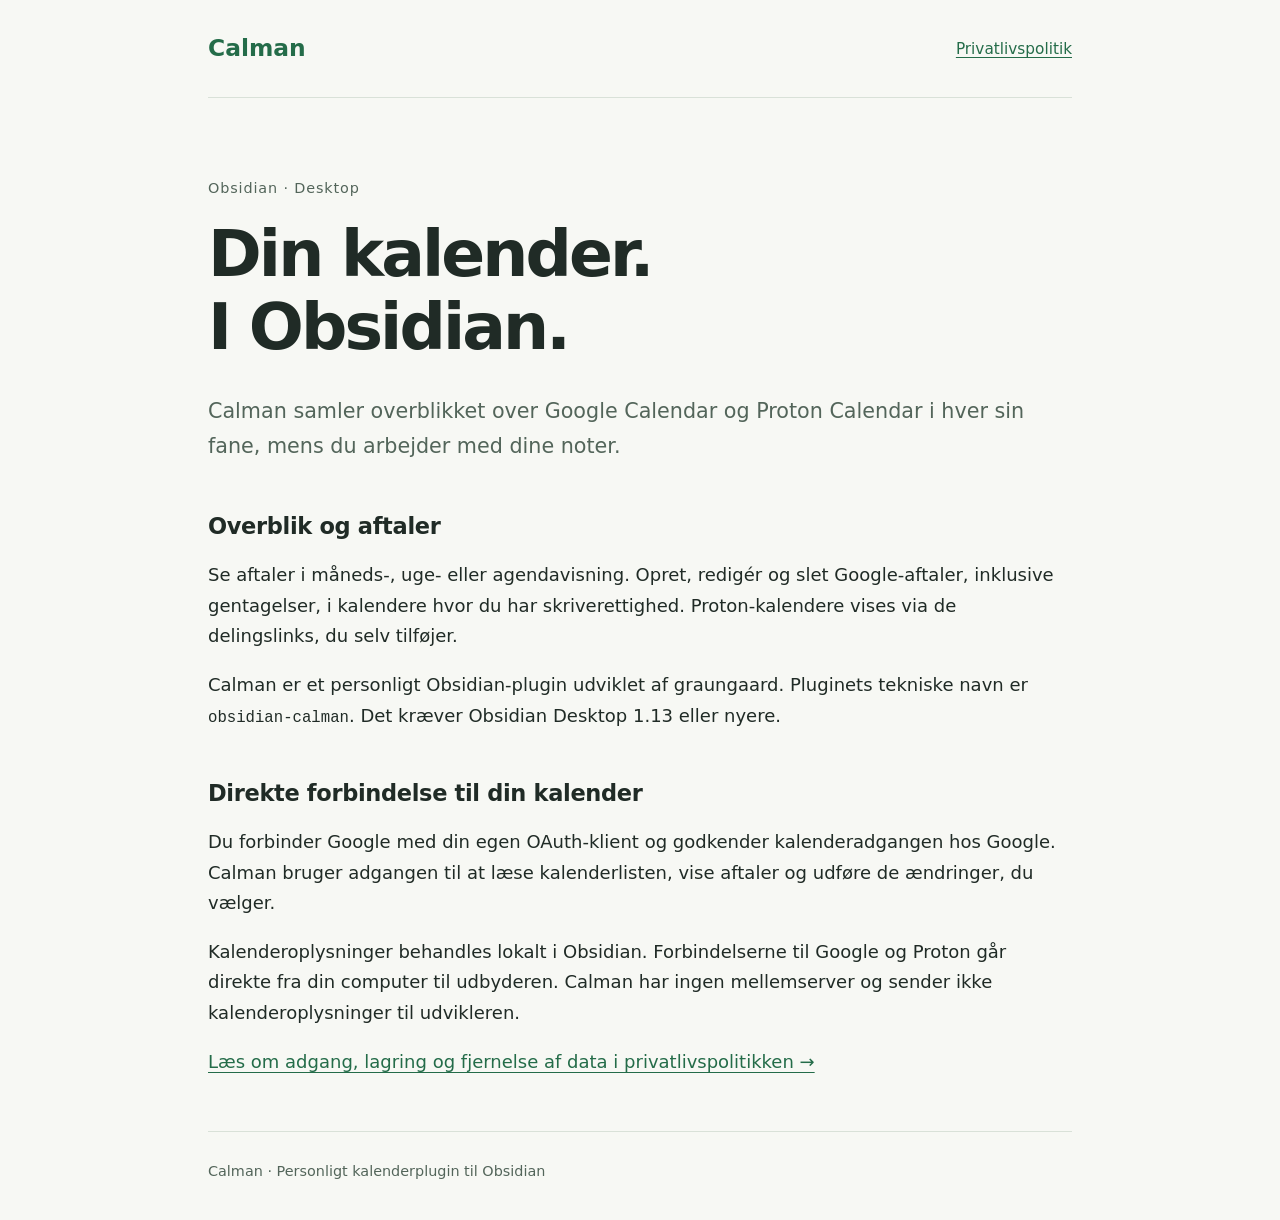
<file: index.html>
<!doctype html>
<html lang="da">
<head>
  <meta charset="utf-8">
  <meta name="viewport" content="width=device-width, initial-scale=1">
  <meta name="description" content="Calman viser Google Calendar og Proton Calendar i Obsidian på din computer.">
  <title>Calman · Kalender i Obsidian</title>
  <link rel="stylesheet" href="site.css">
</head>
<body>
  <header><a class="brand" href="index.html">Calman</a><nav aria-label="Navigation"><a href="privacy.html">Privatlivspolitik</a></nav></header>
  <main>
    <p class="eyebrow">Obsidian · Desktop</p>
    <h1>Din kalender.<br>I Obsidian.</h1>
    <p class="lead">Calman samler overblikket over Google Calendar og Proton Calendar i hver sin fane, mens du arbejder med dine noter.</p>
    <section>
      <h2>Overblik og aftaler</h2>
      <p>Se aftaler i måneds-, uge- eller agendavisning. Opret, redigér og slet Google-aftaler, inklusive gentagelser, i kalendere hvor du har skriverettighed. Proton-kalendere vises via de delingslinks, du selv tilføjer.</p>
      <p>Calman er et personligt Obsidian-plugin udviklet af graungaard. Pluginets tekniske navn er <code>obsidian-calman</code>. Det kræver Obsidian Desktop 1.13 eller nyere.</p>
    </section>
    <section>
      <h2>Direkte forbindelse til din kalender</h2>
      <p>Du forbinder Google med din egen OAuth-klient og godkender kalenderadgangen hos Google. Calman bruger adgangen til at læse kalenderlisten, vise aftaler og udføre de ændringer, du vælger.</p>
      <p>Kalenderoplysninger behandles lokalt i Obsidian. Forbindelserne til Google og Proton går direkte fra din computer til udbyderen. Calman har ingen mellemserver og sender ikke kalenderoplysninger til udvikleren.</p>
      <p><a href="privacy.html">Læs om adgang, lagring og fjernelse af data i privatlivspolitikken →</a></p>
    </section>
  </main>
  <footer>Calman · Personligt kalenderplugin til Obsidian</footer>
</body>
</html>
</file>
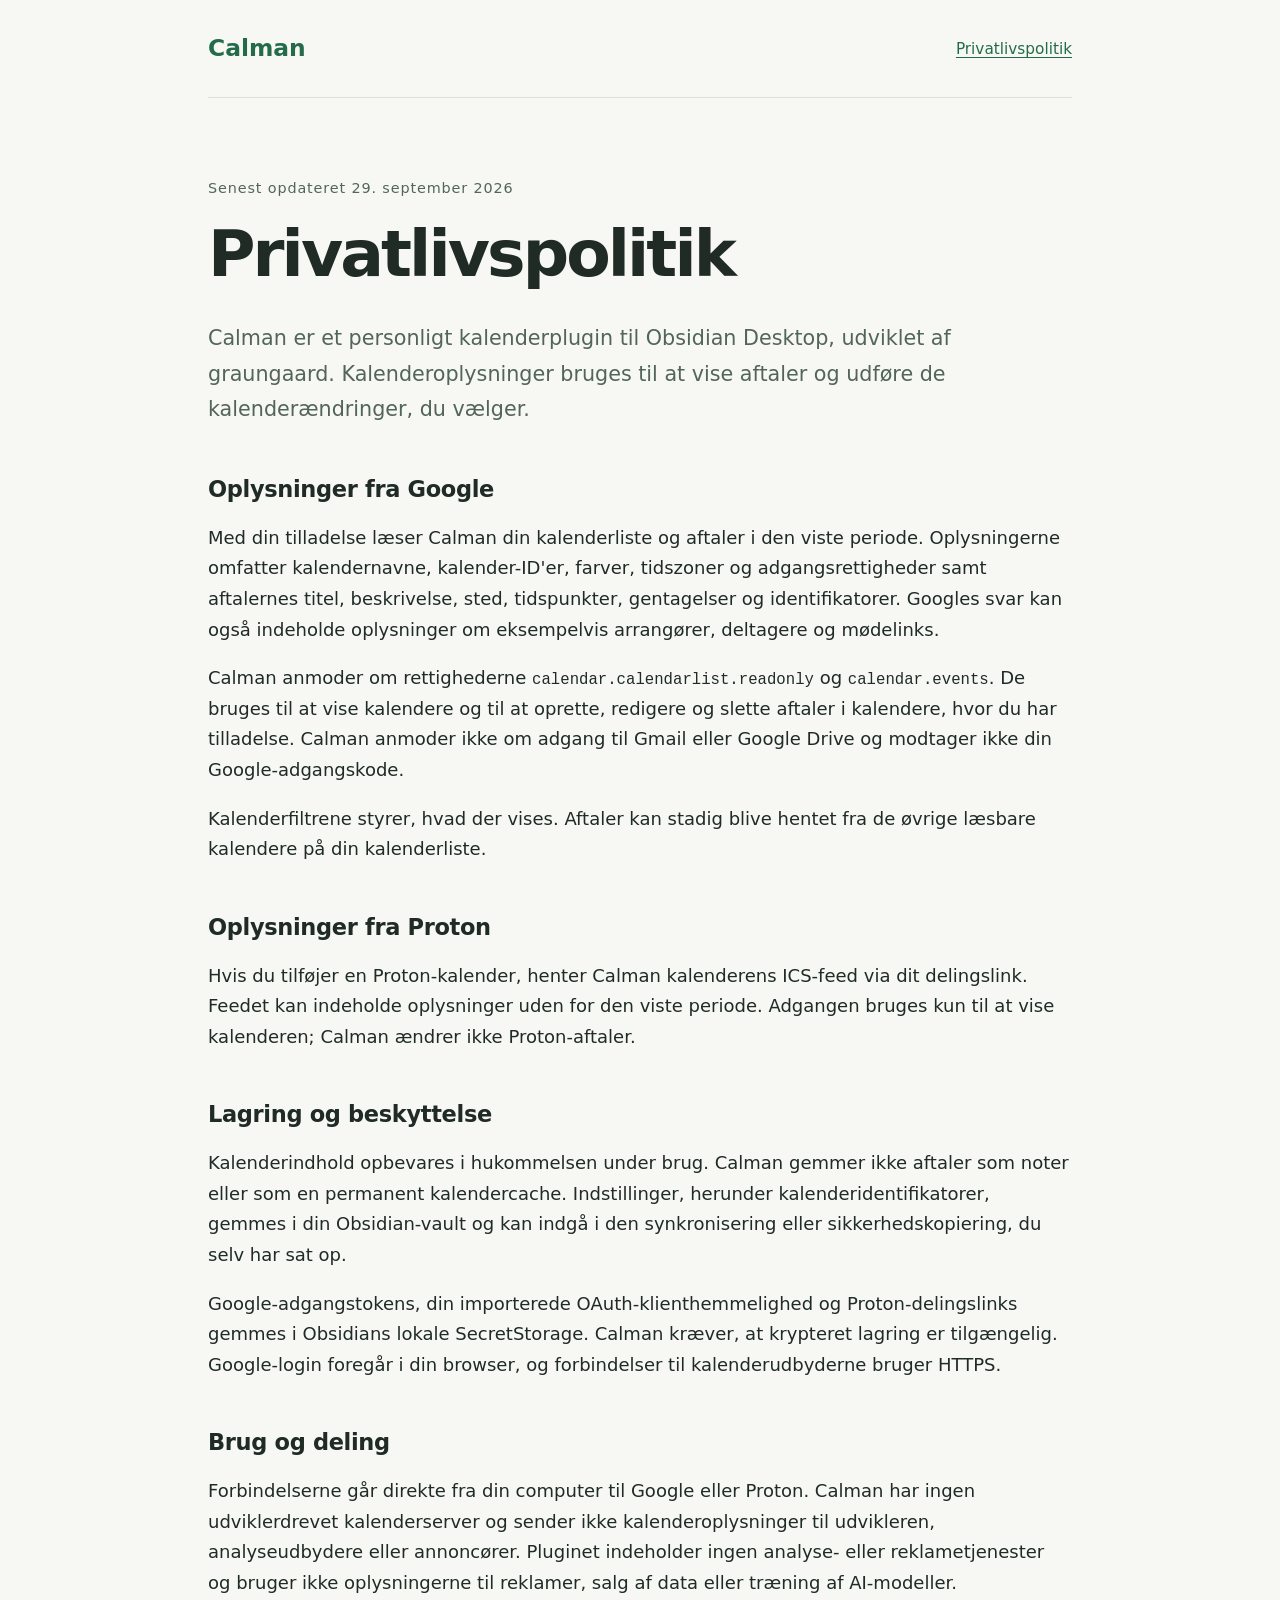
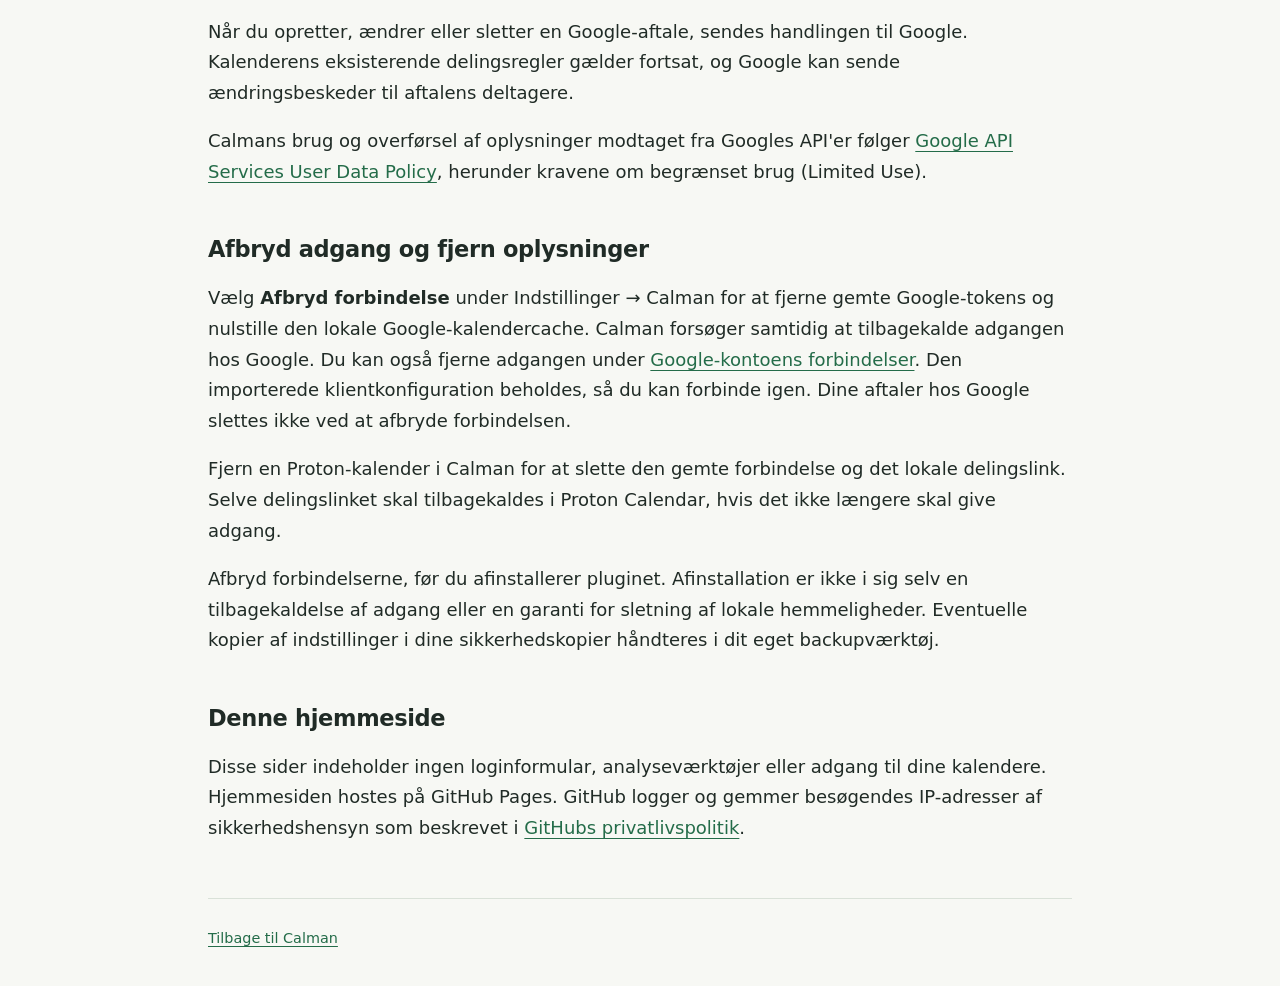
<file: privacy.html>
<!doctype html>
<html lang="da">
<head>
  <meta charset="utf-8">
  <meta name="viewport" content="width=device-width, initial-scale=1">
  <meta name="description" content="Sådan behandler Calman kalenderoplysninger, indstillinger og adgangsoplysninger.">
  <title>Privatlivspolitik · Calman</title>
  <link rel="stylesheet" href="site.css">
</head>
<body>
  <header><a class="brand" href="index.html">Calman</a><nav aria-label="Navigation"><a href="privacy.html" aria-current="page">Privatlivspolitik</a></nav></header>
  <main>
    <p class="eyebrow">Senest opdateret 29. september 2026</p>
    <h1>Privatlivspolitik</h1>
    <p class="lead">Calman er et personligt kalenderplugin til Obsidian Desktop, udviklet af graungaard. Kalenderoplysninger bruges til at vise aftaler og udføre de kalenderændringer, du vælger.</p>
    <section>
      <h2>Oplysninger fra Google</h2>
      <p>Med din tilladelse læser Calman din kalenderliste og aftaler i den viste periode. Oplysningerne omfatter kalendernavne, kalender-ID'er, farver, tidszoner og adgangsrettigheder samt aftalernes titel, beskrivelse, sted, tidspunkter, gentagelser og identifikatorer. Googles svar kan også indeholde oplysninger om eksempelvis arrangører, deltagere og mødelinks.</p>
      <p>Calman anmoder om rettighederne <code>calendar.calendarlist.readonly</code> og <code>calendar.events</code>. De bruges til at vise kalendere og til at oprette, redigere og slette aftaler i kalendere, hvor du har tilladelse. Calman anmoder ikke om adgang til Gmail eller Google Drive og modtager ikke din Google-adgangskode.</p>
      <p>Kalenderfiltrene styrer, hvad der vises. Aftaler kan stadig blive hentet fra de øvrige læsbare kalendere på din kalenderliste.</p>
    </section>
    <section>
      <h2>Oplysninger fra Proton</h2>
      <p>Hvis du tilføjer en Proton-kalender, henter Calman kalenderens ICS-feed via dit delingslink. Feedet kan indeholde oplysninger uden for den viste periode. Adgangen bruges kun til at vise kalenderen; Calman ændrer ikke Proton-aftaler.</p>
    </section>
    <section>
      <h2>Lagring og beskyttelse</h2>
      <p>Kalenderindhold opbevares i hukommelsen under brug. Calman gemmer ikke aftaler som noter eller som en permanent kalendercache. Indstillinger, herunder kalenderidentifikatorer, gemmes i din Obsidian-vault og kan indgå i den synkronisering eller sikkerhedskopiering, du selv har sat op.</p>
      <p>Google-adgangstokens, din importerede OAuth-klienthemmelighed og Proton-delingslinks gemmes i Obsidians lokale SecretStorage. Calman kræver, at krypteret lagring er tilgængelig. Google-login foregår i din browser, og forbindelser til kalenderudbyderne bruger HTTPS.</p>
    </section>
    <section>
      <h2>Brug og deling</h2>
      <p>Forbindelserne går direkte fra din computer til Google eller Proton. Calman har ingen udviklerdrevet kalenderserver og sender ikke kalenderoplysninger til udvikleren, analyseudbydere eller annoncører. Pluginet indeholder ingen analyse- eller reklametjenester og bruger ikke oplysningerne til reklamer, salg af data eller træning af AI-modeller.</p>
      <p>Når du opretter, ændrer eller sletter en Google-aftale, sendes handlingen til Google. Kalenderens eksisterende delingsregler gælder fortsat, og Google kan sende ændringsbeskeder til aftalens deltagere.</p>
      <p>Calmans brug og overførsel af oplysninger modtaget fra Googles API'er følger <a href="https://developers.google.com/terms/api-services-user-data-policy">Google API Services User Data Policy</a>, herunder kravene om begrænset brug (Limited Use).</p>
    </section>
    <section>
      <h2>Afbryd adgang og fjern oplysninger</h2>
      <p>Vælg <strong>Afbryd forbindelse</strong> under Indstillinger → Calman for at fjerne gemte Google-tokens og nulstille den lokale Google-kalendercache. Calman forsøger samtidig at tilbagekalde adgangen hos Google. Du kan også fjerne adgangen under <a href="https://myaccount.google.com/connections">Google-kontoens forbindelser</a>. Den importerede klientkonfiguration beholdes, så du kan forbinde igen. Dine aftaler hos Google slettes ikke ved at afbryde forbindelsen.</p>
      <p>Fjern en Proton-kalender i Calman for at slette den gemte forbindelse og det lokale delingslink. Selve delingslinket skal tilbagekaldes i Proton Calendar, hvis det ikke længere skal give adgang.</p>
      <p>Afbryd forbindelserne, før du afinstallerer pluginet. Afinstallation er ikke i sig selv en tilbagekaldelse af adgang eller en garanti for sletning af lokale hemmeligheder. Eventuelle kopier af indstillinger i dine sikkerhedskopier håndteres i dit eget backupværktøj.</p>
    </section>
    <section>
      <h2>Denne hjemmeside</h2>
      <p>Disse sider indeholder ingen loginformular, analyseværktøjer eller adgang til dine kalendere. Hjemmesiden hostes på GitHub Pages. GitHub logger og gemmer besøgendes IP-adresser af sikkerhedshensyn som beskrevet i <a href="https://docs.github.com/en/site-policy/privacy-policies/github-general-privacy-statement">GitHubs privatlivspolitik</a>.</p>
    </section>
  </main>
  <footer><a href="index.html">Tilbage til Calman</a></footer>
</body>
</html>
</file>
<file: site.css>
:root { color-scheme: light dark; --bg: #f7f8f4; --text: #202b26; --muted: #53655a; --accent: #246c49; --line: #d9e1d8; font: 18px/1.7 system-ui, sans-serif; }
* { box-sizing: border-box; }
body { margin: 0; background: var(--bg); color: var(--text); }
header, main, footer { width: min(100% - 3rem, 48rem); margin-inline: auto; }
header { display: flex; flex-wrap: wrap; align-items: center; justify-content: space-between; gap: 1rem; padding-block: 1.6rem; border-bottom: 1px solid var(--line); }
a { color: var(--accent); text-underline-offset: .2em; overflow-wrap: anywhere; }
a:focus-visible { outline: 3px solid var(--accent); outline-offset: 5px; }
.brand { font-size: 1.3rem; font-weight: 750; text-decoration: none; }
nav { font-size: .85rem; }
main { padding-block: 3.5rem 2rem; }
.eyebrow { color: var(--muted); font-size: .8rem; letter-spacing: .06em; }
h1 { font-size: clamp(2rem, 7vw, 3.6rem); line-height: 1.12; letter-spacing: -.045em; margin-block: 1rem 1.7rem; overflow-wrap: anywhere; }
h2 { font-size: 1.25rem; line-height: 1.35; letter-spacing: -.015em; }
.lead { font-size: 1.15rem; color: var(--muted); }
section { margin-top: 2.6rem; }
code { font-size: .87em; overflow-wrap: anywhere; }
footer { border-top: 1px solid var(--line); padding-block: 1.5rem 2rem; font-size: .8rem; color: var(--muted); }
@media (prefers-color-scheme: dark) { :root { --bg: #16201b; --text: #e6ece6; --muted: #b0c1b4; --accent: #9fdbb6; --line: #34473a; } }
@media (max-width: 480px) { header, main, footer { width: calc(100% - 2rem); } main { padding-top: 2rem; } }
</file>
